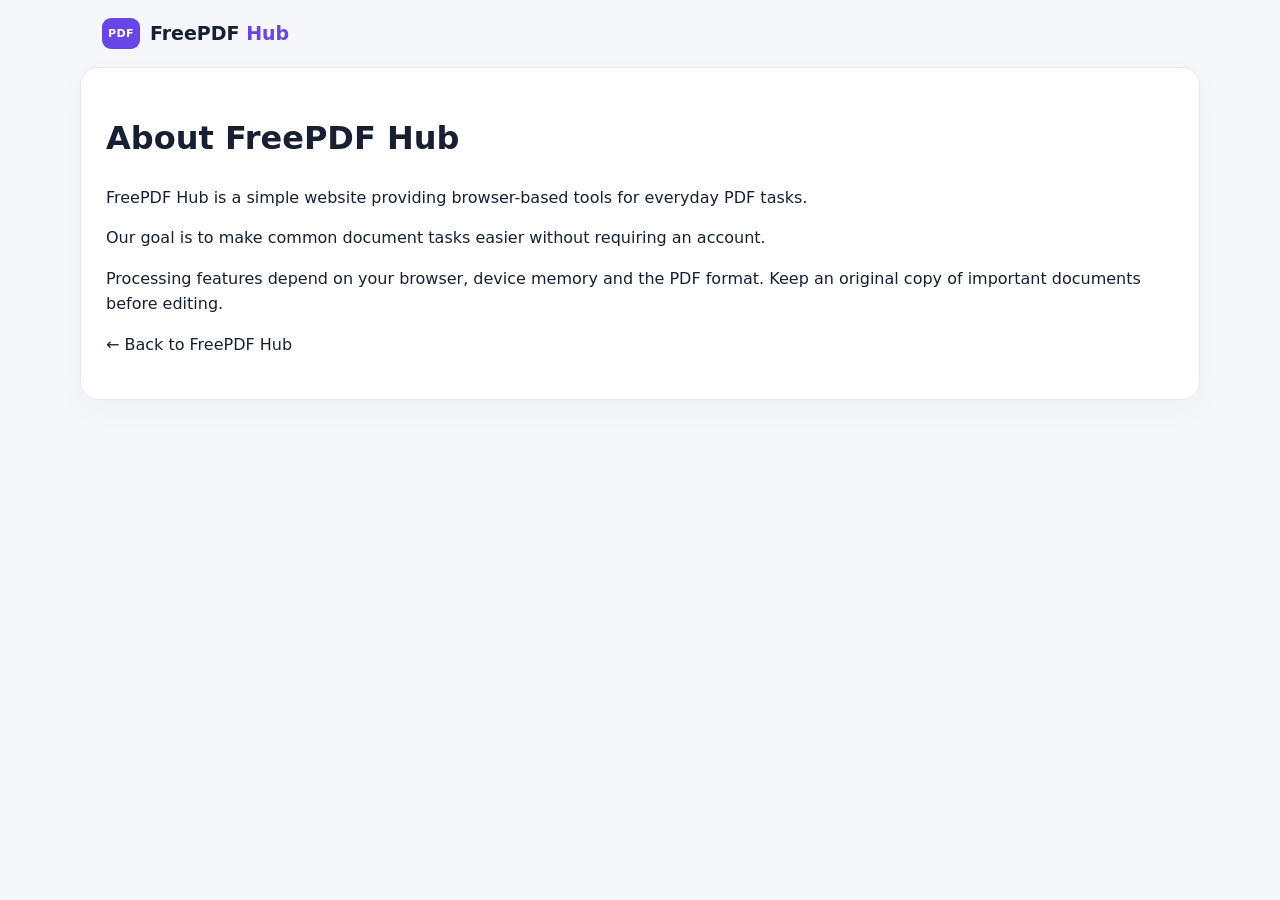
<file: about.html>
<!doctype html>
<html lang="en">
<head>
<meta charset="UTF-8">
<meta name="viewport" content="width=device-width, initial-scale=1">
<meta name="description" content="About FreePDF Hub, free browser-based PDF tools.">
<title>About | FreePDF Hub</title>
<link rel="stylesheet" href="style.css">
</head>
<body>
<header class="topbar">
<a class="brand" href="./"><span class="brand-icon">PDF</span><span>FreePDF <b>Hub</b></span></a>
</header>
<main class="workspace">
<h1>About FreePDF Hub</h1>
<p>FreePDF Hub is a simple website providing browser-based tools for everyday PDF tasks.</p>
<p>Our goal is to make common document tasks easier without requiring an account.</p>
<p>Processing features depend on your browser, device memory and the PDF format. Keep an original copy of important documents before editing.</p>
<p><a href="./">← Back to FreePDF Hub</a></p>
</main>
</body>
</html>
</file>
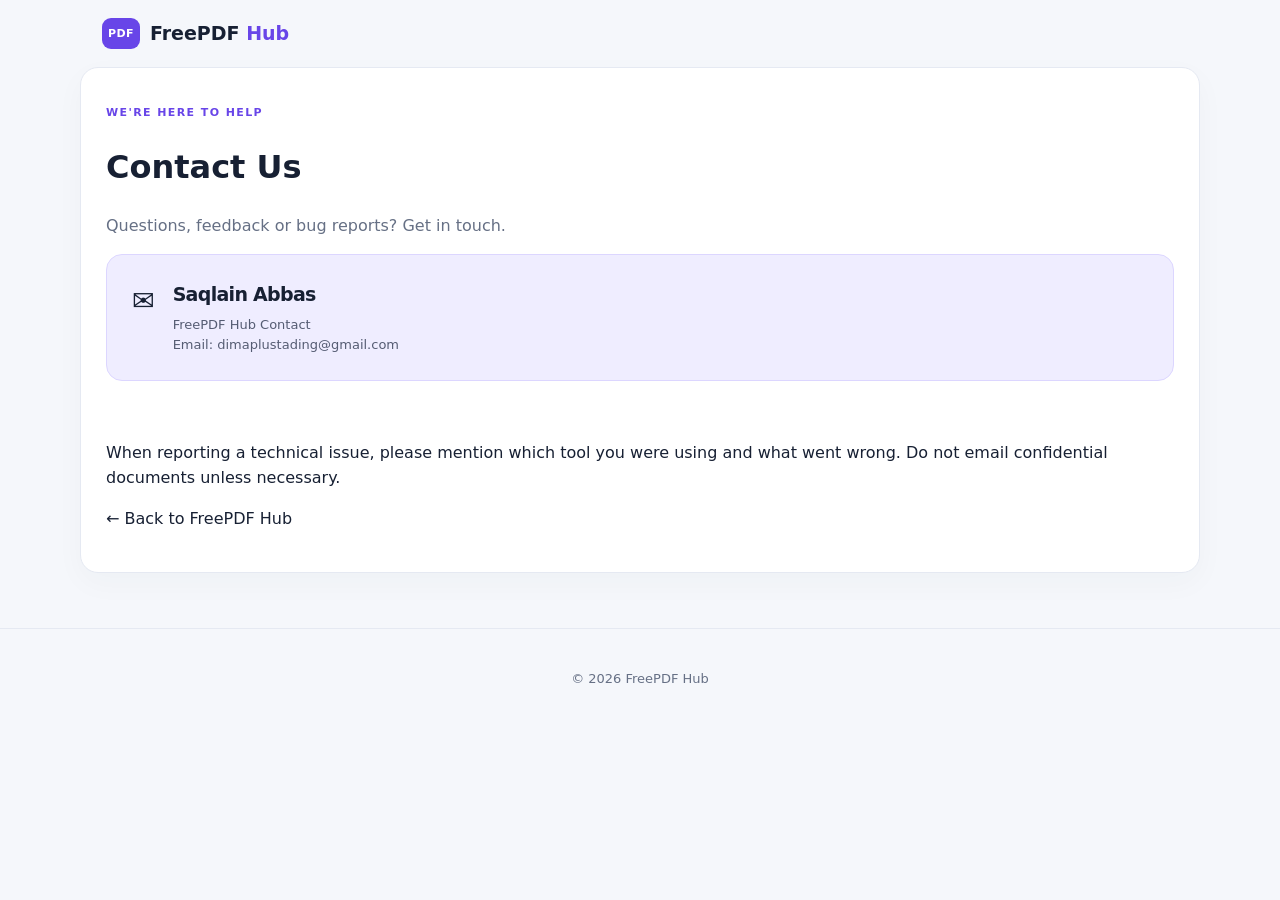
<file: contact.html>
<!doctype html>
<html lang="en">
<head>
  <meta charset="UTF-8">
  <meta name="viewport" content="width=device-width, initial-scale=1">
  <meta name="description" content="Contact Saqlain Abbas, the owner of FreePDF Hub.">
  <title>Contact Us | FreePDF Hub</title>
  <link rel="stylesheet" href="style.css">
</head>
<body>
  <header class="topbar">
    <a class="brand" href="./">
      <span class="brand-icon">PDF</span>
      <span>FreePDF <b>Hub</b></span>
    </a>
  </header>

  <main class="workspace">
    <p class="eyebrow">WE'RE HERE TO HELP</p>
    <h1>Contact Us</h1>
    <p class="muted">Questions, feedback or bug reports? Get in touch.</p>

    <section class="privacy">
      <div class="privacy-icon">✉️</div>
      <div>
        <h2>Saqlain Abbas</h2>
        <p>FreePDF Hub Contact</p>
        <p>
          Email:
          <a href="mailto:dimaplustading@gmail.com">
            dimaplustading@gmail.com
          </a>
        </p>
      </div>
    </section>

    <p>When reporting a technical issue, please mention which tool you were using and what went wrong. Do not email confidential documents unless necessary.</p>
    <p><a href="./">← Back to FreePDF Hub</a></p>
  </main>

  <footer>
    <p>© <span id="year">2026</span> FreePDF Hub</p>
  </footer>
</body>
</html>
</file>
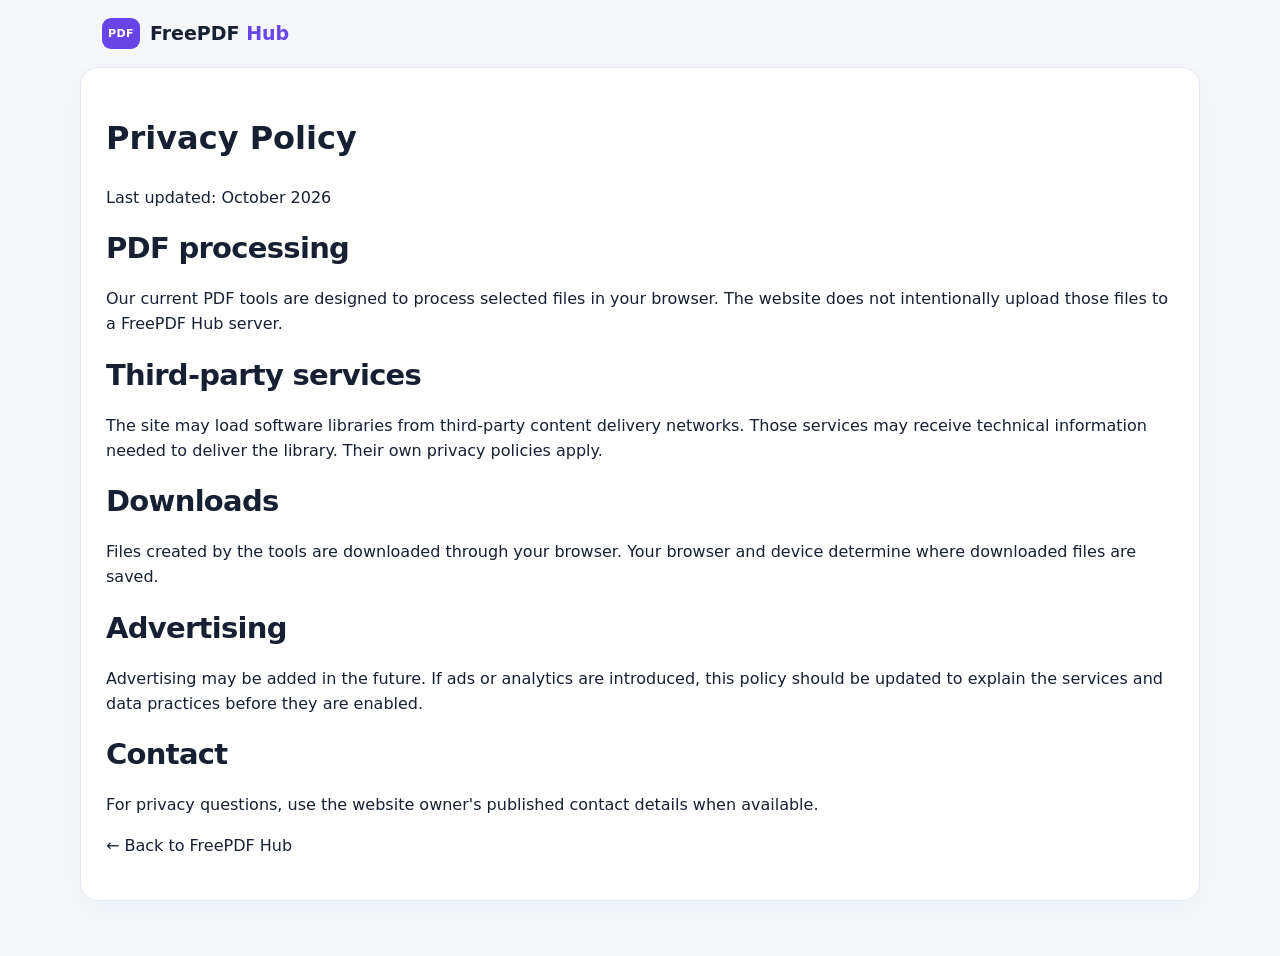
<file: privacy.html>
<!doctype html>
<html lang="en">
<head>
<meta charset="UTF-8">
<meta name="viewport" content="width=device-width, initial-scale=1">
<meta name="description" content="Learn how FreePDF Hub handles files and privacy.">
<title>Privacy Policy | FreePDF Hub</title>
<link rel="stylesheet" href="style.css">
</head>
<body>
<header class="topbar">
<a class="brand" href="./"><span class="brand-icon">PDF</span><span>FreePDF <b>Hub</b></span></a>
</header>
<main class="workspace">
<h1>Privacy Policy</h1>
<p>Last updated: October 2026</p>
<h2>PDF processing</h2>
<p>Our current PDF tools are designed to process selected files in your browser. The website does not intentionally upload those files to a FreePDF Hub server.</p>
<h2>Third-party services</h2>
<p>The site may load software libraries from third-party content delivery networks. Those services may receive technical information needed to deliver the library. Their own privacy policies apply.</p>
<h2>Downloads</h2>
<p>Files created by the tools are downloaded through your browser. Your browser and device determine where downloaded files are saved.</p>
<h2>Advertising</h2>
<p>Advertising may be added in the future. If ads or analytics are introduced, this policy should be updated to explain the services and data practices before they are enabled.</p>
<h2>Contact</h2>
<p>For privacy questions, use the website owner's published contact details when available.</p>
<p><a href="./">← Back to FreePDF Hub</a></p>
</main>
</body>
</html>
</file>
<file: style.css>
:root {
  --bg: #f5f7fb;
  --ink: #172033;
  --muted: #667085;
  --line: #e5e9f2;
  --purple: #6845e8;
  --card: #ffffff;
}
* { box-sizing: border-box; }
html { scroll-behavior: smooth; }
body {
  margin: 0; background: var(--bg); color: var(--ink);
  font-family: system-ui, -apple-system, BlinkMacSystemFont, "Segoe UI", sans-serif;
  line-height: 1.55;
}
a { color: inherit; text-decoration: none; }
button, input, select { font: inherit; }
button { cursor: pointer; }
.topbar {
  max-width: 1120px; margin: auto; padding: 18px 22px;
  display: flex; align-items: center; justify-content: space-between; gap: 12px;
}
.brand { display: inline-flex; align-items: center; gap: 10px; font-size: 19px; font-weight: 750; }
.brand b { color: var(--purple); }
.brand-icon {
  background: var(--purple); color: white; border-radius: 9px;
  padding: 7px 6px; font-size: 11px; letter-spacing: .4px;
}
.header-link { font-size: 14px; font-weight: 650; color: #4d5870; }
.hero {
  padding: 76px 22px 62px; text-align: center;
  background: radial-gradient(ellipse at top, #e9e5ff 0%, #f5f7fb 64%);
}
.pill, .eyebrow {
  color: var(--purple); font-weight: 800; letter-spacing: 1.4px; font-size: 11px;
}
.pill {
  display: inline-block; border: 1px solid #d8d0ff; border-radius: 30px;
  padding: 7px 13px; background: #fff9;
}
.hero h1 { font-size: clamp(42px, 8vw, 72px); line-height: 1.04; letter-spacing: -2.5px; margin: 22px 0 16px; }
.hero h1 span { color: var(--purple); }
.hero > p { max-width: 530px; margin: auto; color: var(--muted); font-size: 17px; }
.primary-btn {
  display: inline-flex; align-items: center; gap: 20px; margin-top: 28px;
  background: var(--purple); color: white; border-radius: 12px; padding: 14px 20px;
  font-weight: 750; box-shadow: 0 8px 22px #6845e82b;
}
.trust-row { display: flex; flex-wrap: wrap; justify-content: center; gap: 18px; margin-top: 25px; color: #536078; font-size: 12px; }
.ad-slot {
  max-width: 900px; min-height: 95px; margin: 0 auto 55px; padding: 15px;
  border: 1px dashed #cdd3e1; border-radius: 14px; text-align: center; color: #8b93a5;
  background: #ffffff80;
}
.ad-slot span { font-size: 9px; letter-spacing: 1.4px; }
.ad-slot p { margin: 6px 0 0; font-size: 13px; }
.tools-section, .workspace { max-width: 1120px; margin: auto; padding: 0 22px 55px; }
.section-heading, .workspace-head { display: flex; justify-content: space-between; align-items: center; gap: 15px; }
.section-heading h2, .workspace h2 { margin: 4px 0; font-size: 29px; letter-spacing: -.7px; }
.muted { color: var(--muted); }
.section-heading .muted { margin-top: 4px; }
.tool-count { font-size: 11px; font-weight: 800; color: #667085; background: #e9edf5; padding: 7px 10px; border-radius: 7px; }
.tool-grid { display: grid; grid-template-columns: repeat(3, minmax(0, 1fr)); gap: 17px; margin-top: 25px; }
.tool-card {
  min-width: 0; display: flex; flex-direction: column; align-items: flex-start;
  text-align: left; padding: 21px; border-radius: 16px; border: 1px solid var(--line);
  background: var(--card); color: var(--ink); min-height: 190px;
  transition: transform .15s, border-color .15s, box-shadow .15s;
}
.tool-card:hover { transform: translateY(-3px); border-color: #c5b8ff; box-shadow: 0 10px 28px #27314b0c; }
.tool-icon { width: 42px; height: 42px; display: grid; place-items: center; border-radius: 12px; font-size: 23px; margin-bottom: 15px; }
.purple { background: #eee9ff; color: #6845e8; }
.blue { background: #e5f0ff; color: #2875db; }
.orange { background: #fff0df; color: #c87319; }
.green { background: #dff8eb; color: #19865c; }
.pink { background: #ffe8f0; color: #d13c78; }
.teal { background: #dcf7f6; color: #168782; }
.yellow { background: #fff4cc; color: #9c7700; }
.tool-card strong { font-size: 17px; }
.tool-card > span:not(.tool-icon) { color: var(--muted); font-size: 13px; margin-top: 5px; }
.tool-card i { color: var(--purple); font-size: 12px; font-style: normal; font-weight: 750; margin-top: auto; padding-top: 16px; }
.workspace {
  background: white; border: 1px solid var(--line); border-radius: 18px;
  padding: 25px; margin-bottom: 55px; box-shadow: 0 10px 30px #26324a08;
}
.close-btn { background: #f0f2f8; border: 0; border-radius: 9px; padding: 9px 12px; color: #344054; font-weight: 700; }
#tool-form { display: grid; gap: 15px; margin-top: 22px; }
.field-label { display: block; font-size: 13px; font-weight: 750; margin-bottom: 7px; }
.file-input, .text-input, .select-input {
  display: block; width: 100%; padding: 13px; border: 1px solid #d6dce8;
  border-radius: 10px; background: #fff; color: var(--ink);
}
.file-input { padding: 11px; }
.file-hint { font-size: 12px; color: var(--muted); margin-top: 6px; }
.run-btn {
  background: var(--purple); color: white; border: 0; border-radius: 10px;
  padding: 13px 18px; font-weight: 800; width: fit-content; max-width: 100%;
}
.run-btn:disabled { opacity: .55; cursor: wait; }
.status { margin-top: 13px; font-size: 14px; overflow-wrap: anywhere; }
.status:empty { display: none; }
.status.error { color: #b42318; }
.status.success { color: #067647; }
.privacy {
  max-width: 1076px; margin: 0 auto 60px; padding: 25px;
  display: flex; align-items: flex-start; gap: 18px; border-radius: 16px;
  border: 1px solid #dcd6ff; background: #efedff;
}
.privacy-icon { font-size: 27px; }
.privacy h2 { font-size: 19px; margin: 0 0 5px; }
.privacy p { color: #555c73; font-size: 13px; margin: 0; }
footer { border-top: 1px solid var(--line); text-align: center; padding: 30px 20px; color: var(--muted); font-size: 13px; }
.footer-brand { color: var(--ink); }
footer p { margin: 10px 0; }
.copyright { font-size: 12px; }
[hidden] { display: none !important; }
@media (max-width: 760px) {
  .hero { padding-top: 54px; }
  .tool-grid { grid-template-columns: repeat(2, minmax(0, 1fr)); gap: 12px; }
  .tool-card { padding: 16px; min-height: 185px; }
  .section-heading h2, .workspace h2 { font-size: 25px; }
  .privacy { margin-left: 16px; margin-right: 16px; padding: 19px; }
}
@media (max-width: 420px) {
  .tool-grid { grid-template-columns: 1fr; }
  .tool-card { min-height: 160px; }
  .trust-row { gap: 9px 14px; }
  .header-link { font-size: 12px; }
  .workspace { margin-left: 12px; margin-right: 12px; padding: 17px; }
}
</file>
